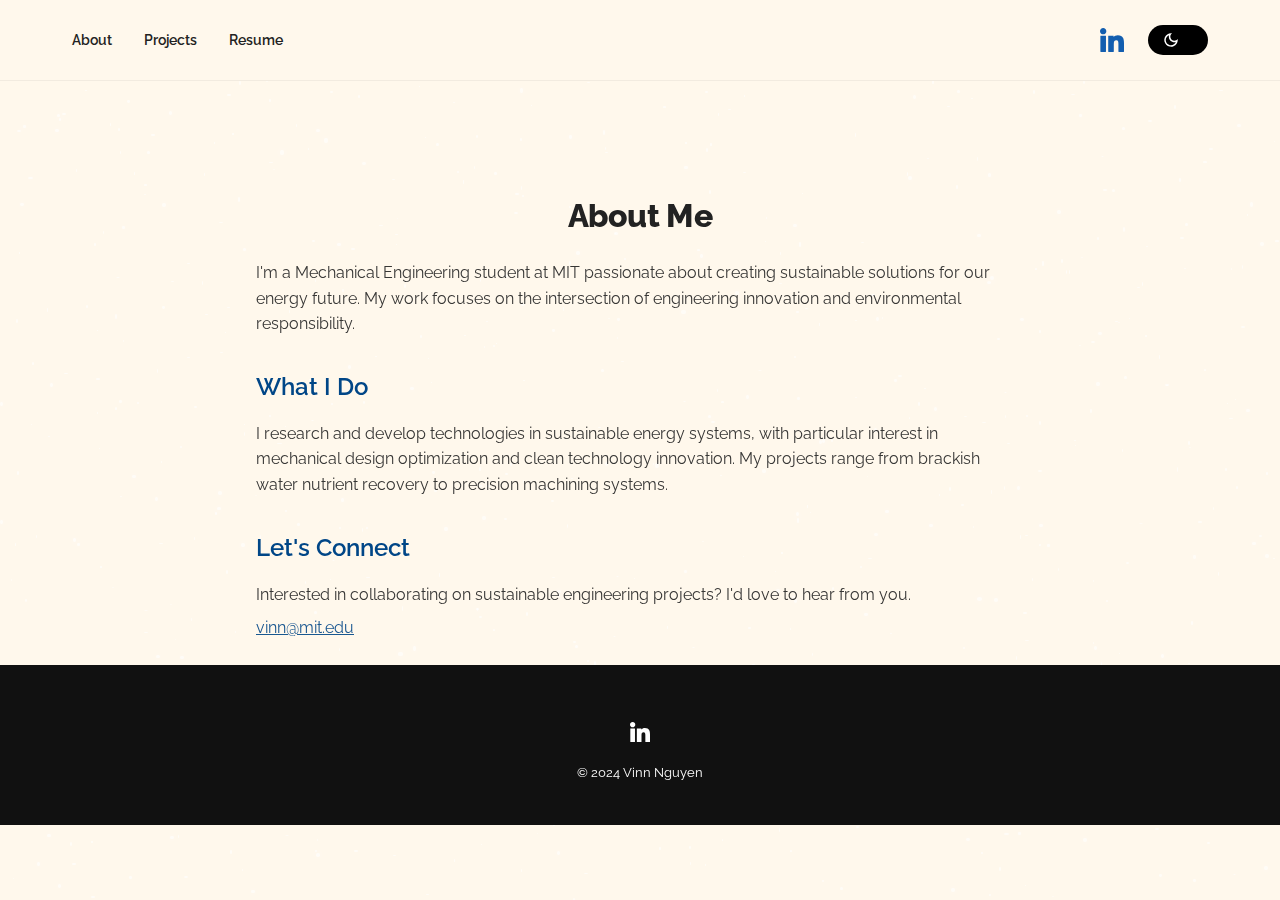
<file: src/about.html>
<!-- /about.html -->
<!DOCTYPE html>
<html lang="en">
  <head>
    <meta charset="UTF-8" />
    <meta http-equiv="X-UA-Compatible" content="IE=edge" />
    <meta name="viewport" content="width=device-width, initial-scale=1.0" />

    <!-- Primary Meta Tags -->
    <title>About - Vinn's Portfolio</title>
    <meta name="title" content="About - Vinn's Portfolio" />
    <meta
      name="description"
      content="Learn more about Vinn Nguyen, a Mechanical Engineering student at MIT interested in sustainable energy systems."
    />

    <!-- Favicons -->
    <link rel="apple-touch-icon" sizes="180x180" href="assets/favicon/apple-touch-icon.png" />
    <link rel="icon" type="image/png" sizes="16x16" href="assets/favicon/favicon-16x16.png" />
    <link rel="icon" type="image/png" sizes="32x32" href="assets/favicon/favicon-32x32.png" />
    <link rel="icon" type="image/png" sizes="192x192" href="assets/favicon/android-chrome-192x192.png" />
    <link rel="icon" type="image/png" sizes="512x512" href="assets/favicon/android-chrome-512x512.png" />
    <link rel="icon" type="image/x-icon" href="assets/favicon/favicon.ico" />
    <link rel="manifest" href="assets/favicon/site.webmanifest" />

    <!-- Styles & Icons -->
    <link
      rel="stylesheet"
      href="https://use.fontawesome.com/releases/v5.15.4/css/all.css"
      integrity="sha384-DyZ88mC6Up2uqS4h/KRgHuoeGwBcD4Ng9SiP4dIRy0EXTlnuz47vAwmeGwVChigm"
      crossorigin="anonymous"
    />
    <link rel="stylesheet" href="css/style.css" />
    <link rel="stylesheet" href="css/utilities.css" />
  </head>

  <body>
    <div class="stars-wrapper"></div>
    <div class="petals-wrapper light-only"></div>

    <header id="hero">
      <!-- Navbar (identical to main) -->
      <nav class="navbar">
        <div class="container">
          <!-- Left Navigation -->
          <ul class="nav-left">
            <li><a class="nav-link" href="about.html">About</a></li>
            <li><a class="nav-link" href="../index.html#projects">Projects</a></li>
            <li><a class="nav-link" href="../index.html#resume">Resume</a></li>
          </ul>



          <!-- Right Section: Social Icons + Theme Toggle -->
          <div class="nav-right">
            <!-- Social Icons -->
            <div class="social-icons">
              <a href="https://linkedin.com/in/vinnnguyen" target="_blank" aria-label="LinkedIn" rel="noopener noreferrer">
                <img src="assets/linkedin-icon.svg" alt="LinkedIn" />
              </a>
            </div>
            
            <!-- Theme Toggle -->
            <div class="theme-switch">
              <input type="checkbox" id="switch" />
              <label class="toggle-icons" for="switch">
                <img class="moon" src="assets/moon.svg" alt="Dark mode" />
                <img class="sun" src="assets/sun.svg" alt="Light mode" />
              </label>
            </div>
          </div>

          <!-- Hamburger menu -->
          <div class="hamburger">
            <span class="bar"></span>
            <span class="bar"></span>
            <span class="bar"></span>
          </div>
        </div>
      </nav>

      <!-- About Section -->
      <section class="header-container">
        <h1>About Me</h1>
        
        <div class="about-content">
          <p>I'm a Mechanical Engineering student at MIT passionate about creating sustainable solutions for our energy future. My work focuses on the intersection of engineering innovation and environmental responsibility.</p>
          
          <h2>What I Do</h2>
          <p>I research and develop technologies in sustainable energy systems, with particular interest in mechanical design optimization and clean technology innovation. My projects range from brackish water nutrient recovery to precision machining systems.</p>
          
          <h2>Let's Connect</h2>
          <p>Interested in collaborating on sustainable engineering projects? I'd love to hear from you.</p>
          <p><a href="mailto:vinn@mit.edu" style="color: var(--primary-color); text-decoration: underline;">vinn@mit.edu</a></p>
        </div>
      </section>
    </header>

    <!-- Footer -->
    <footer id="footer">
      <div class="container">
        <div class="social">
          <a href="https://linkedin.com/in/vinn-nguyen" target="_blank" rel="noopener noreferrer">
            <img src="assets/linkedin-icon.svg" alt="LinkedIn" />
          </a>
        </div>
        <p>&copy; 2024 Vinn Nguyen</p>
      </div>
    </footer>

    <script src="js/script.js"></script>
  </body>
</html>
</file>
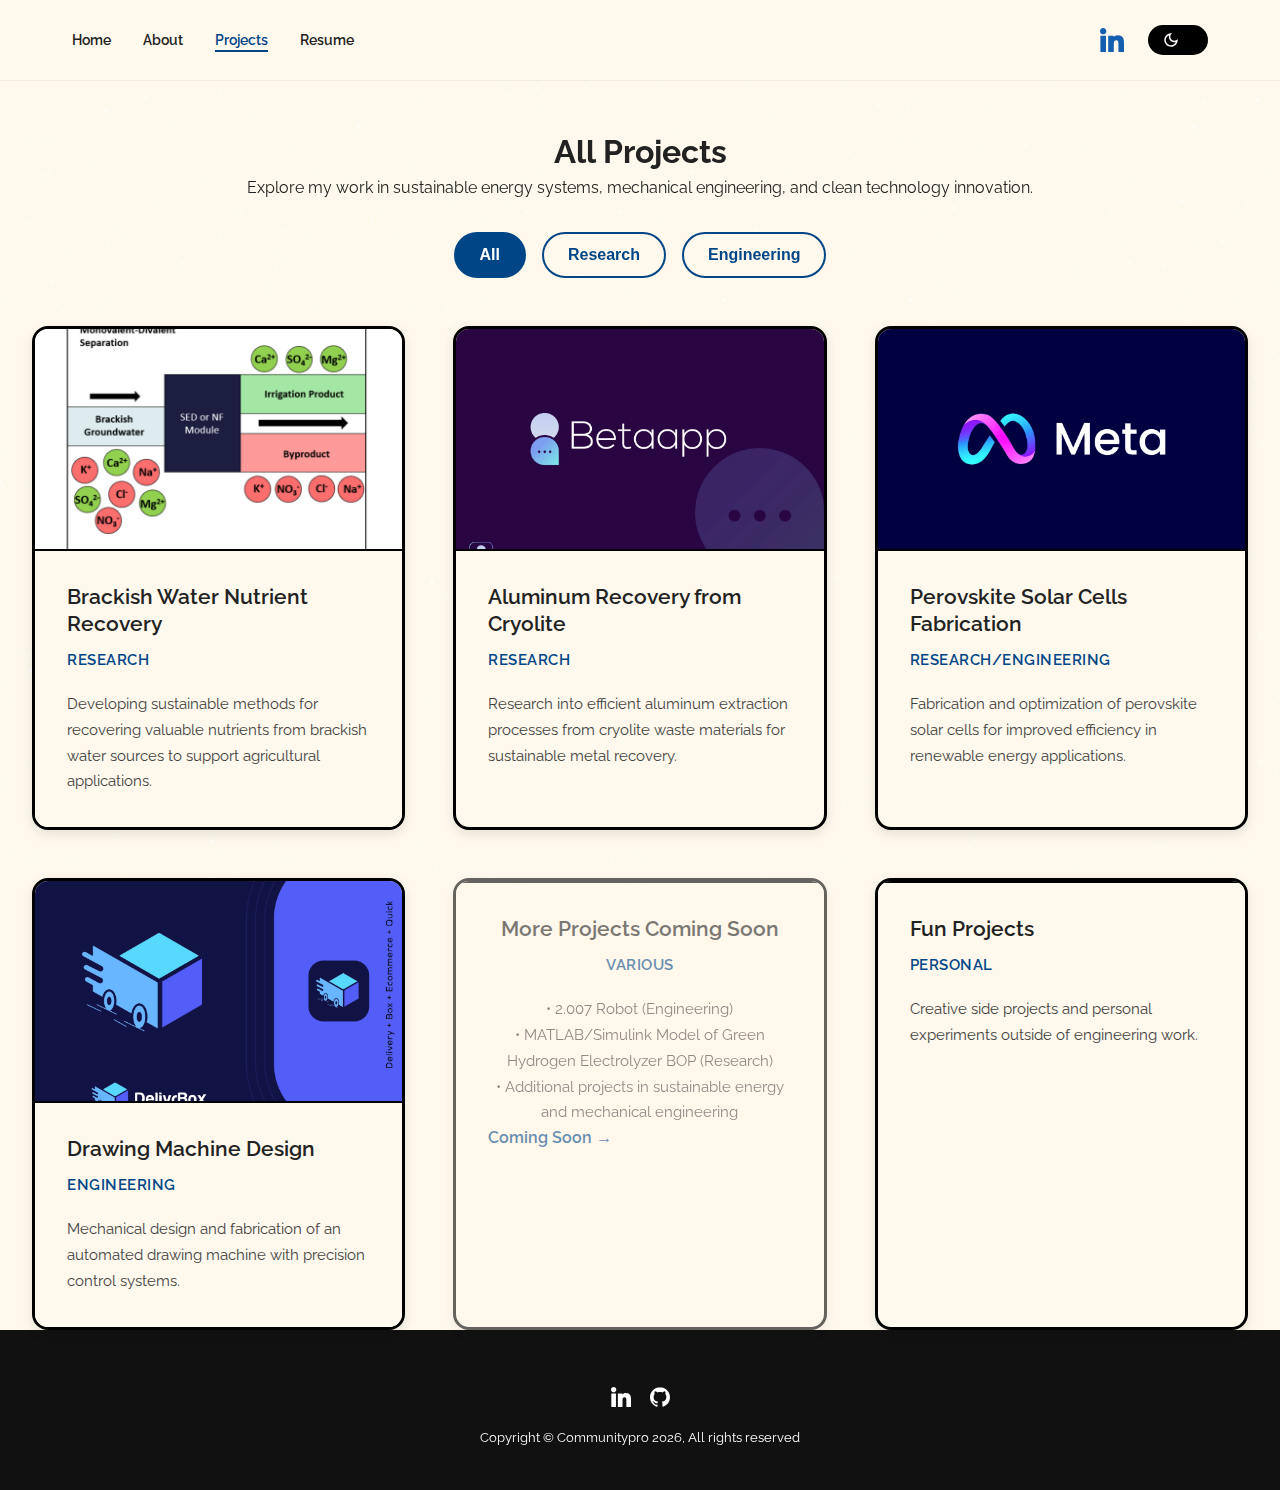
<file: src/projects.html>
<!DOCTYPE html>
<html lang="en">
<head>
  <meta charset="UTF-8">
  <meta name="viewport" content="width=device-width, initial-scale=1.0">
  <title>Projects - Vinn Nguyen</title>
  <link rel="stylesheet" href="css/style.css">
  <link rel="stylesheet" href="css/utilities.css">
  <style>
    .projects-hero {
      padding: calc(80px + 3rem) 1rem 3rem;
      text-align: center;
      max-width: 1200px;
      margin: 0 auto;
    }
    
    .projects-grid {
      display: grid;
      grid-template-columns: repeat(3, 1fr);
      gap: 3rem;
      max-width: 1300px;
      margin: 0 auto;
      padding: 0 2rem;
    }
    
    @media (max-width: 1200px) {
      .projects-grid {
        grid-template-columns: repeat(2, 1fr);
      }
    }
    
    @media (max-width: 800px) {
      .projects-grid {
        grid-template-columns: 1fr;
      }
    }
    
    .project-tile {
      background: var(--bg-primary);
      border-radius: 16px;
      overflow: hidden;
      transition: transform 0.3s ease, box-shadow 0.3s ease;
      border: 3px solid #000;
      box-shadow: 0 4px 12px rgba(0, 0, 0, 0.1);
      text-decoration: none !important;
      display: block;
      cursor: pointer;
    }
    
    .project-tile:hover {
      text-decoration: none !important;
    }
    
    [data-theme="dark"] .project-tile {
      border: 3px solid #fff;
    }
    
    .project-tile:hover {
      transform: translateY(-8px);
      box-shadow: 0 8px 25px rgba(0, 0, 0, 0.15);
    }
    
    .project-image {
      width: 100%;
      height: 220px;
      background-size: cover;
      background-position: center;
    }
    
    .project-content {
      padding: 2rem;
      background: var(--bg-primary);
      min-height: 180px;
      display: flex;
      flex-direction: column;
      justify-content: space-between;
      border-top: 2px solid #000;
    }
    
    [data-theme="dark"] .project-content {
      border-top: 2px solid #fff;
    }
    
    .project-title {
      font-size: 1.3rem;
      font-weight: var(--weight-semibold);
      margin-bottom: 0.75rem;
      color: var(--text-color);
      line-height: 1.3;
    }
    
    .project-type {
      color: var(--primary-color);
      font-weight: var(--weight-semibold);
      font-size: 0.95rem;
      margin-bottom: 1.25rem;
      text-transform: uppercase;
      letter-spacing: 0.5px;
    }
    
    .project-description {
      color: var(--text-color);
      line-height: 1.7;
      margin-bottom: 0;
      opacity: 0.85;
      font-size: 0.95rem;
    }
    
    .project-link {
      display: inline-flex;
      align-items: center;
      gap: 0.5rem;
      color: var(--primary-color);
      font-weight: var(--weight-semibold);
      text-decoration: none;
      transition: opacity 0.3s ease;
    }
    
    .project-link:hover {
      opacity: 0.7;
    }
    
    .coming-soon {
      opacity: 0.6;
      pointer-events: none;
    }
    
    .coming-soon .project-content {
      text-align: center;
    }
    
    .sort-buttons {
      display: flex;
      gap: 1rem;
      justify-content: center;
      margin: 2rem 0 0 0;
      flex-wrap: wrap;
    }
    
    .sort-btn {
      padding: 0.75rem 1.5rem;
      border: 2px solid var(--primary-color);
      background: transparent;
      color: var(--primary-color);
      border-radius: 25px;
      cursor: pointer;
      transition: all 0.3s ease;
      font-weight: 600;
      font-size: 1rem;
    }
    
    .sort-btn:hover,
    .sort-btn.active {
      background: var(--primary-color);
      color: white;
    }
    
    .project-tile.hidden {
      display: none;
    }
  </style>
</head>
<body>
  <div class="stars-wrapper"></div>
  <div class="petals-wrapper light-only"></div>

  <!-- Navbar -->
  <nav class="navbar">
    <div class="container">
      <ul class="nav-left">
        <li><a class="nav-link" href="../index.html">Home</a></li>
        <li><a class="nav-link" href="about.html">About</a></li>
        <li><a class="nav-link active" href="projects.html">Projects</a></li>
        <li><a class="nav-link" href="assets/Vinn_Nguyen_Resume.pdf" target="_blank">Resume</a></li>
      </ul>

      <div class="nav-right">
        <div class="social-icons">
          <a href="https://linkedin.com/in/vinn-nguyen" target="_blank" aria-label="LinkedIn">
            <img src="assets/linkedin-icon.svg" alt="LinkedIn" />
          </a>
        </div>
        <div class="theme-switch">
          <input type="checkbox" id="switch" />
          <label class="toggle-icons" for="switch" aria-label="Toggle theme">
            <img class="moon" src="assets/moon.svg" alt="" />
            <img class="sun" src="assets/sun.svg" alt="" />
          </label>
        </div>
      </div>

      <div class="hamburger">
        <span class="bar"></span>
        <span class="bar"></span>
        <span class="bar"></span>
      </div>
    </div>
  </nav>

  <!-- Projects Hero -->
  <section class="projects-hero">
    <h1>All Projects</h1>
    <p>Explore my work in sustainable energy systems, mechanical engineering, and clean technology innovation.</p>
    <div class="sort-buttons">
      <button class="sort-btn active" data-filter="all">All</button>
      <button class="sort-btn" data-filter="research">Research</button>
      <button class="sort-btn" data-filter="engineering">Engineering</button>
    </div>
  </section>

  <!-- Projects Grid -->
  <section class="projects-grid">
    <!-- Project 1 -->
    <a href="projects/project-one.html" class="project-tile" data-category="research">
      <div class="project-image" style="background-image: url('assets/project/project-one.png');"></div>
      <div class="project-content">
        <h3 class="project-title">Brackish Water Nutrient Recovery</h3>
        <p class="project-type">Research</p>
        <p class="project-description">Developing sustainable methods for recovering valuable nutrients from brackish water sources to support agricultural applications.</p>
      </div>
    </a>

    <!-- Project 2 -->
    <a href="projects/project-two.html" class="project-tile" data-category="research">
      <div class="project-image" style="background-image: url('assets/project/project-two.png');"></div>
      <div class="project-content">
        <h3 class="project-title">Aluminum Recovery from Cryolite</h3>
        <p class="project-type">Research</p>
        <p class="project-description">Research into efficient aluminum extraction processes from cryolite waste materials for sustainable metal recovery.</p>
      </div>
    </a>

    <!-- Project 3 -->
    <a href="projects/project-three.html" class="project-tile" data-category="research engineering">
      <div class="project-image" style="background-image: url('assets/project/project-three.png');"></div>
      <div class="project-content">
        <h3 class="project-title">Perovskite Solar Cells Fabrication</h3>
        <p class="project-type">Research/Engineering</p>
        <p class="project-description">Fabrication and optimization of perovskite solar cells for improved efficiency in renewable energy applications.</p>
      </div>
    </a>

    <!-- Project 4 -->
    <a href="projects/project-four.html" class="project-tile" data-category="engineering">
      <div class="project-image" style="background-image: url('assets/project/project-four.png');"></div>
      <div class="project-content">
        <h3 class="project-title">Drawing Machine Design</h3>
        <p class="project-type">Engineering</p>
        <p class="project-description">Mechanical design and fabrication of an automated drawing machine with precision control systems.</p>
      </div>
    </a>

    <!-- Project 5 -->
    <article class="project-tile coming-soon" data-category="coming-soon">
      <div class="project-content">
        <h3 class="project-title">More Projects Coming Soon</h3>
        <p class="project-type">Various</p>
        <p class="project-description">• 2.007 Robot (Engineering)<br>
        • MATLAB/Simulink Model of Green Hydrogen Electrolyzer BOP (Research)<br>
        • Additional projects in sustainable energy and mechanical engineering</p>
        <span class="project-link">
          Coming Soon →
        </span>
      </div>
    </article>

    <!-- Project 6 -->
    <a href="projects/fun-projects.html" class="project-tile" data-category="personal">
      <div class="project-content">
        <h3 class="project-title">Fun Projects</h3>
        <p class="project-type">Personal</p>
        <p class="project-description">Creative side projects and personal experiments outside of engineering work.</p>
      </div>
    </a>
  </section>

  <!-- Footer -->
  <footer id="footer">
    <div class="container">
      <a href="mailto:vinn@mit.edu"></a>
      <div class="social">
        <a href="#" target="_blank">
          <img src="assets/linkedin-icon.svg" alt="LinkedIn" />
        </a>
        <a href="#" target="_blank">
          <img src="assets/github-icon.svg" alt="GitHub" />
        </a>
      </div>
      <p>Copyright &copy; Communitypro <span id="datee"></span>, All rights reserved</p>
    </div>
  </footer>

  <script src="js/script.js"></script>
  <script>
    document.addEventListener('DOMContentLoaded', function() {
      const sortButtons = document.querySelectorAll('.sort-btn');
      const projectTiles = document.querySelectorAll('.project-tile');
      
      sortButtons.forEach(button => {
        button.addEventListener('click', function() {
          const filter = this.getAttribute('data-filter');
          
          // Update active button
          sortButtons.forEach(btn => btn.classList.remove('active'));
          this.classList.add('active');
          
          // Filter projects
          projectTiles.forEach(tile => {
            const category = tile.getAttribute('data-category');
            
            if (filter === 'all' || (category && category.includes(filter))) {
              tile.classList.remove('hidden');
            } else {
              tile.classList.add('hidden');
            }
          });
        });
      });
    });
  </script>
</body>
</html>
</file>
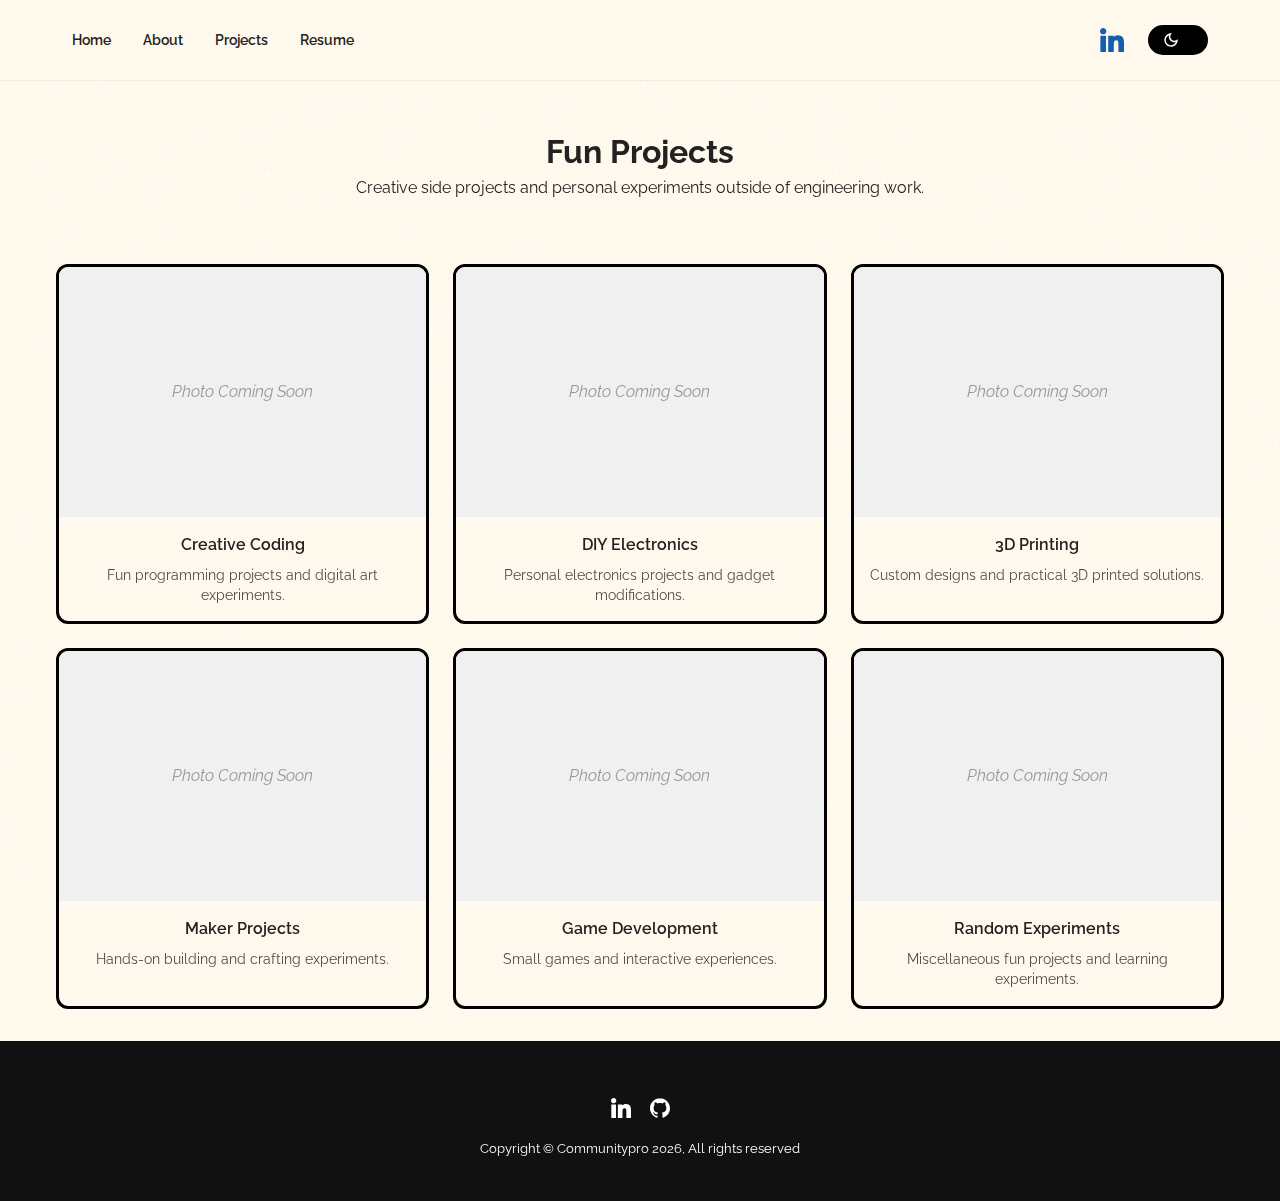
<file: src/projects/fun-projects.html>
<!DOCTYPE html>
<html lang="en">
<head>
  <meta charset="UTF-8">
  <meta name="viewport" content="width=device-width, initial-scale=1.0">
  <title>Fun Projects - Vinn Nguyen</title>
  <link rel="stylesheet" href="../css/style.css">
  <link rel="stylesheet" href="../css/utilities.css">
  <style>
    .gallery-hero {
      padding: calc(80px + 3rem) 1rem 2rem;
      text-align: center;
      max-width: 800px;
      margin: 0 auto;
    }
    
    .photo-grid {
      display: grid;
      grid-template-columns: repeat(auto-fit, minmax(300px, 1fr));
      gap: 1.5rem;
      max-width: 1200px;
      margin: 2rem auto;
      padding: 0 1rem;
    }
    
    .photo-tile {
      background: var(--bg-primary);
      border-radius: 12px;
      overflow: hidden;
      transition: transform 0.3s ease, box-shadow 0.3s ease;
      border: 3px solid #000;
    }
    
    [data-theme="dark"] .photo-tile {
      border: 3px solid #fff;
    }
    
    .photo-tile:hover {
      transform: translateY(-3px);
      box-shadow: var(--shadow);
    }
    
    .photo-image {
      width: 100%;
      height: 250px;
      background-size: cover;
      background-position: center;
      background-color: #f0f0f0;
    }
    
    .photo-caption {
      padding: 1rem;
      text-align: center;
    }
    
    .photo-title {
      font-size: 1rem;
      font-weight: var(--weight-semibold);
      color: var(--text-color);
      margin-bottom: 0.5rem;
    }
    
    .photo-description {
      font-size: 0.9rem;
      color: var(--text-color);
      opacity: 0.8;
      line-height: 1.4;
    }
    
    .placeholder-text {
      display: flex;
      align-items: center;
      justify-content: center;
      height: 100%;
      color: #999;
      font-style: italic;
    }
  </style>
</head>
<body>
  <div class="stars-wrapper"></div>
  <div class="petals-wrapper light-only"></div>

  <!-- Navbar -->
  <nav class="navbar">
    <div class="container">
      <ul class="nav-left">
        <li><a class="nav-link" href="../../index.html">Home</a></li>
        <li><a class="nav-link" href="../about.html">About</a></li>
        <li><a class="nav-link" href="../projects.html">Projects</a></li>
        <li><a class="nav-link" href="../assets/Vinn_Nguyen_Resume.pdf" target="_blank">Resume</a></li>
      </ul>

      <div class="nav-right">
        <div class="social-icons">
          <a href="https://linkedin.com/in/vinn-nguyen" target="_blank" aria-label="LinkedIn">
            <img src="../assets/linkedin-icon.svg" alt="LinkedIn" />
          </a>
        </div>
        <div class="theme-switch">
          <input type="checkbox" id="switch" />
          <label class="toggle-icons" for="switch" aria-label="Toggle theme">
            <img class="moon" src="../assets/moon.svg" alt="" />
            <img class="sun" src="../assets/sun.svg" alt="" />
          </label>
        </div>
      </div>

      <div class="hamburger">
        <span class="bar"></span>
        <span class="bar"></span>
        <span class="bar"></span>
      </div>
    </div>
  </nav>

  <!-- Gallery Hero -->
  <section class="gallery-hero">
    <h1>Fun Projects</h1>
    <p>Creative side projects and personal experiments outside of engineering work.</p>
  </section>

  <!-- Photo Grid -->
  <section class="photo-grid">
    <!-- Photo 1 -->
    <article class="photo-tile">
      <div class="photo-image">
        <div class="placeholder-text">Photo Coming Soon</div>
      </div>
      <div class="photo-caption">
        <h3 class="photo-title">Creative Coding</h3>
        <p class="photo-description">Fun programming projects and digital art experiments.</p>
      </div>
    </article>

    <!-- Photo 2 -->
    <article class="photo-tile">
      <div class="photo-image">
        <div class="placeholder-text">Photo Coming Soon</div>
      </div>
      <div class="photo-caption">
        <h3 class="photo-title">DIY Electronics</h3>
        <p class="photo-description">Personal electronics projects and gadget modifications.</p>
      </div>
    </article>

    <!-- Photo 3 -->
    <article class="photo-tile">
      <div class="photo-image">
        <div class="placeholder-text">Photo Coming Soon</div>
      </div>
      <div class="photo-caption">
        <h3 class="photo-title">3D Printing</h3>
        <p class="photo-description">Custom designs and practical 3D printed solutions.</p>
      </div>
    </article>

    <!-- Photo 4 -->
    <article class="photo-tile">
      <div class="photo-image">
        <div class="placeholder-text">Photo Coming Soon</div>
      </div>
      <div class="photo-caption">
        <h3 class="photo-title">Maker Projects</h3>
        <p class="photo-description">Hands-on building and crafting experiments.</p>
      </div>
    </article>

    <!-- Photo 5 -->
    <article class="photo-tile">
      <div class="photo-image">
        <div class="placeholder-text">Photo Coming Soon</div>
      </div>
      <div class="photo-caption">
        <h3 class="photo-title">Game Development</h3>
        <p class="photo-description">Small games and interactive experiences.</p>
      </div>
    </article>

    <!-- Photo 6 -->
    <article class="photo-tile">
      <div class="photo-image">
        <div class="placeholder-text">Photo Coming Soon</div>
      </div>
      <div class="photo-caption">
        <h3 class="photo-title">Random Experiments</h3>
        <p class="photo-description">Miscellaneous fun projects and learning experiments.</p>
      </div>
    </article>
  </section>

  <!-- Footer -->
  <footer id="footer">
    <div class="container">
      <a href="mailto:vinn@mit.edu"></a>
      <div class="social">
        <a href="#" target="_blank">
          <img src="../assets/linkedin-icon.svg" alt="LinkedIn" />
        </a>
        <a href="#" target="_blank">
          <img src="../assets/github-icon.svg" alt="GitHub" />
        </a>
      </div>
      <p>Copyright &copy; Communitypro <span id="datee"></span>, All rights reserved</p>
    </div>
  </footer>

  <script src="../js/script.js"></script>
</body>
</html>
</file>
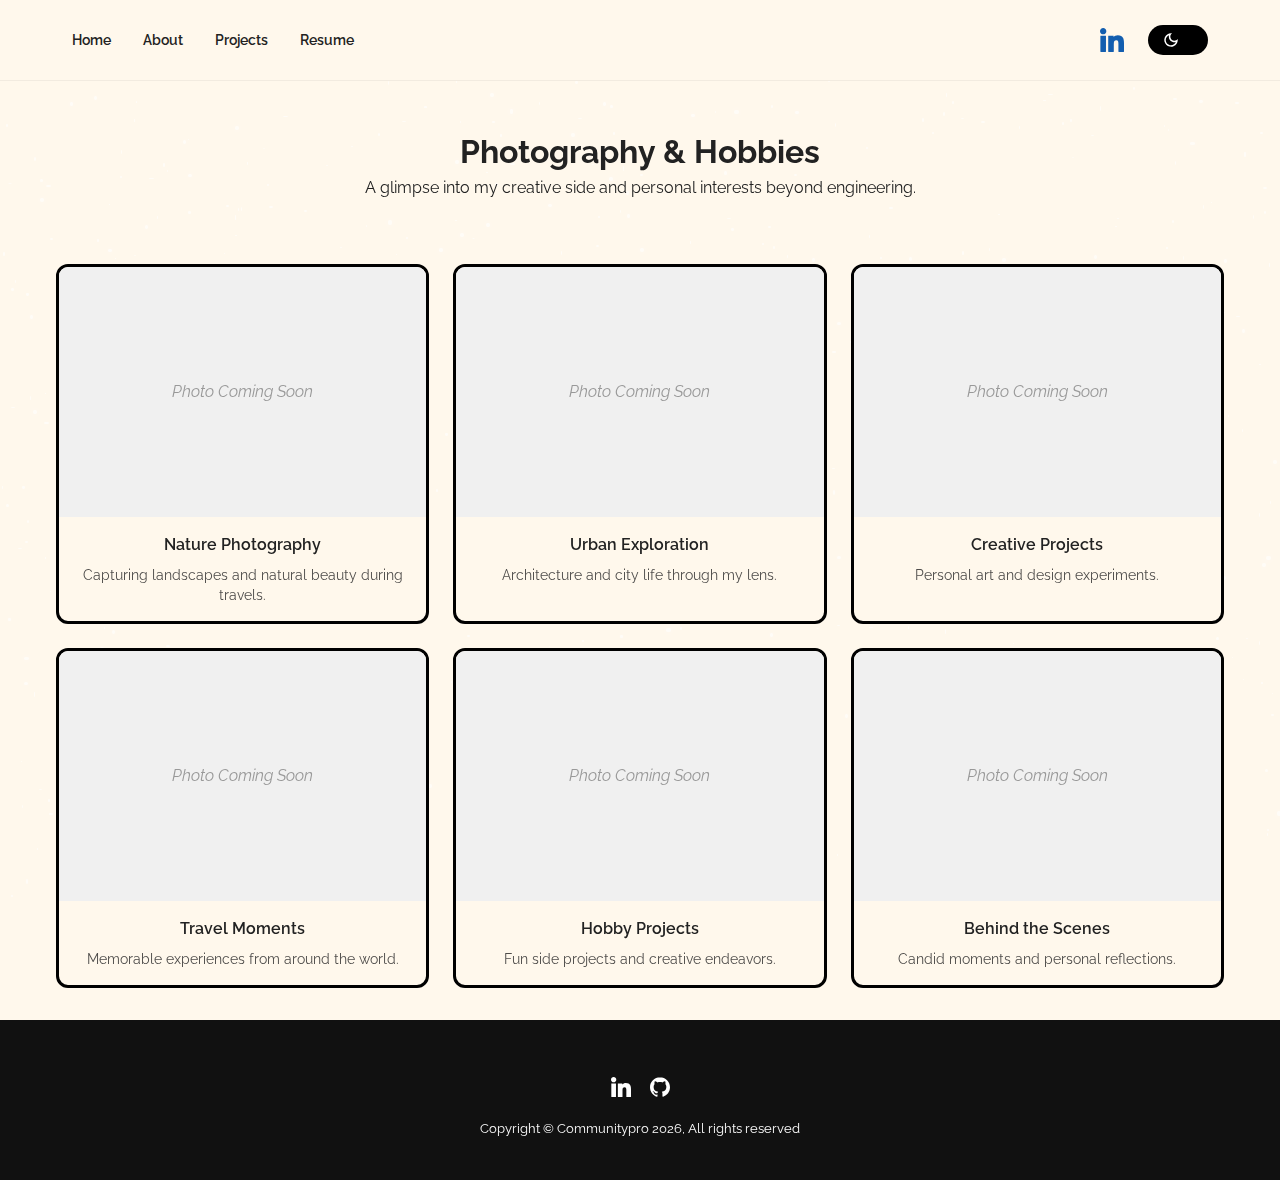
<file: src/projects/photography.html>
<!DOCTYPE html>
<html lang="en">
<head>
  <meta charset="UTF-8">
  <meta name="viewport" content="width=device-width, initial-scale=1.0">
  <title>Photography & Hobbies - Vinn Nguyen</title>
  <link rel="stylesheet" href="../css/style.css">
  <link rel="stylesheet" href="../css/utilities.css">
  <style>
    .gallery-hero {
      padding: calc(80px + 3rem) 1rem 2rem;
      text-align: center;
      max-width: 800px;
      margin: 0 auto;
    }
    
    .photo-grid {
      display: grid;
      grid-template-columns: repeat(auto-fit, minmax(300px, 1fr));
      gap: 1.5rem;
      max-width: 1200px;
      margin: 2rem auto;
      padding: 0 1rem;
    }
    
    .photo-tile {
      background: var(--bg-primary);
      border-radius: 12px;
      overflow: hidden;
      transition: transform 0.3s ease, box-shadow 0.3s ease;
      border: 3px solid #000;
    }
    
    [data-theme="dark"] .photo-tile {
      border: 3px solid #fff;
    }
    
    .photo-tile:hover {
      transform: translateY(-3px);
      box-shadow: var(--shadow);
    }
    
    .photo-image {
      width: 100%;
      height: 250px;
      background-size: cover;
      background-position: center;
      background-color: #f0f0f0;
    }
    
    .photo-caption {
      padding: 1rem;
      text-align: center;
    }
    
    .photo-title {
      font-size: 1rem;
      font-weight: var(--weight-semibold);
      color: var(--text-color);
      margin-bottom: 0.5rem;
    }
    
    .photo-description {
      font-size: 0.9rem;
      color: var(--text-color);
      opacity: 0.8;
      line-height: 1.4;
    }
    
    .placeholder-text {
      display: flex;
      align-items: center;
      justify-content: center;
      height: 100%;
      color: #999;
      font-style: italic;
    }
  </style>
</head>
<body>
  <div class="stars-wrapper"></div>
  <div class="petals-wrapper light-only"></div>

  <!-- Navbar -->
  <nav class="navbar">
    <div class="container">
      <ul class="nav-left">
        <li><a class="nav-link" href="../../index.html">Home</a></li>
        <li><a class="nav-link" href="../about.html">About</a></li>
        <li><a class="nav-link" href="../projects.html">Projects</a></li>
        <li><a class="nav-link" href="../assets/Vinn_Nguyen_Resume.pdf" target="_blank">Resume</a></li>
      </ul>

      <div class="nav-right">
        <div class="social-icons">
          <a href="https://linkedin.com/in/vinn-nguyen" target="_blank" aria-label="LinkedIn">
            <img src="../assets/linkedin-icon.svg" alt="LinkedIn" />
          </a>
        </div>
        <div class="theme-switch">
          <input type="checkbox" id="switch" />
          <label class="toggle-icons" for="switch" aria-label="Toggle theme">
            <img class="moon" src="../assets/moon.svg" alt="" />
            <img class="sun" src="../assets/sun.svg" alt="" />
          </label>
        </div>
      </div>

      <div class="hamburger">
        <span class="bar"></span>
        <span class="bar"></span>
        <span class="bar"></span>
      </div>
    </div>
  </nav>

  <!-- Gallery Hero -->
  <section class="gallery-hero">
    <h1>Photography & Hobbies</h1>
    <p>A glimpse into my creative side and personal interests beyond engineering.</p>
  </section>

  <!-- Photo Grid -->
  <section class="photo-grid">
    <!-- Photo 1 -->
    <article class="photo-tile">
      <div class="photo-image">
        <div class="placeholder-text">Photo Coming Soon</div>
      </div>
      <div class="photo-caption">
        <h3 class="photo-title">Nature Photography</h3>
        <p class="photo-description">Capturing landscapes and natural beauty during travels.</p>
      </div>
    </article>

    <!-- Photo 2 -->
    <article class="photo-tile">
      <div class="photo-image">
        <div class="placeholder-text">Photo Coming Soon</div>
      </div>
      <div class="photo-caption">
        <h3 class="photo-title">Urban Exploration</h3>
        <p class="photo-description">Architecture and city life through my lens.</p>
      </div>
    </article>

    <!-- Photo 3 -->
    <article class="photo-tile">
      <div class="photo-image">
        <div class="placeholder-text">Photo Coming Soon</div>
      </div>
      <div class="photo-caption">
        <h3 class="photo-title">Creative Projects</h3>
        <p class="photo-description">Personal art and design experiments.</p>
      </div>
    </article>

    <!-- Photo 4 -->
    <article class="photo-tile">
      <div class="photo-image">
        <div class="placeholder-text">Photo Coming Soon</div>
      </div>
      <div class="photo-caption">
        <h3 class="photo-title">Travel Moments</h3>
        <p class="photo-description">Memorable experiences from around the world.</p>
      </div>
    </article>

    <!-- Photo 5 -->
    <article class="photo-tile">
      <div class="photo-image">
        <div class="placeholder-text">Photo Coming Soon</div>
      </div>
      <div class="photo-caption">
        <h3 class="photo-title">Hobby Projects</h3>
        <p class="photo-description">Fun side projects and creative endeavors.</p>
      </div>
    </article>

    <!-- Photo 6 -->
    <article class="photo-tile">
      <div class="photo-image">
        <div class="placeholder-text">Photo Coming Soon</div>
      </div>
      <div class="photo-caption">
        <h3 class="photo-title">Behind the Scenes</h3>
        <p class="photo-description">Candid moments and personal reflections.</p>
      </div>
    </article>
  </section>

  <!-- Footer -->
  <footer id="footer">
    <div class="container">
      <a href="mailto:vinn@mit.edu"></a>
      <div class="social">
        <a href="#" target="_blank">
          <img src="../assets/linkedin-icon.svg" alt="LinkedIn" />
        </a>
        <a href="#" target="_blank">
          <img src="../assets/github-icon.svg" alt="GitHub" />
        </a>
      </div>
      <p>Copyright &copy; Communitypro <span id="datee"></span>, All rights reserved</p>
    </div>
  </footer>

  <script src="../js/script.js"></script>
</body>
</html>
</file>
<file: src/css/style.css>
/* /assets/styles.css */
/* Required project styling: Flex, Grid, Cards, Sections */
@import url(https://fonts.googleapis.com/css?family=Raleway:100,200,300,regular,500,600,700,800,900,100italic,200italic,300italic,italic,500italic,600italic,700italic,800italic,900italic);

/* =========================
   CSS Variables
========================= */
:root {
  /* Colors */
  --primary-color: #004687;
  --secondary-color: #004687;
  --bg-primary: #FFF8EC;
  --text-color: #222222;
  --text-color-two: #ffffff;
  --bg-secondary: #000000;
  --card-background: #1d1d1d;
  --bg-secondary-two: #111111;

  --shadow: 0 10px 40px rgba(0, 0, 0, 0.2);

  /* Font Weight */
  --weight-small: 400;
  --weight-semibold: 600;
  --weight-bold: 800;

  /* Max width */
  --width-small: 600px;
  --width-medium: 1100px;
  --width-large: 1300px;
}

[data-theme="dark"] {
  --primary-color: #71BC78;
  --secondary-color: #71BC78;
  --bg-primary: #000000;
  --text-color: #ffffff;
  --text-color-two: #222222;
  --bg-secondary: #ffffff;
  --card-background: #ffffff;
  --bg-secondary-two: #f4f4f4;
  --shadow: 0 2px 10px rgba(95, 95, 95, 0.2);
}

/* =========================
   Base / Reset
========================= */
html { font-size: 100%; scroll-behavior: smooth; }
* { margin: 0; padding: 0; box-sizing: border-box; }
ul { list-style: none; }
a { text-decoration: none; color: var(--text-color); }
body {
  background: var(--bg-primary);
  color: var(--text-color);
  font-family: "Raleway", sans-serif;
  line-height: 1.5;
}

/* =========================
   Navbar
========================= */
.navbar {
  position: fixed; top: 0; left: 0; right: 0; z-index: 20;
  background: var(--bg-primary);
  border-bottom: 1px solid rgba(0, 0, 0, 0.05);
}

.navbar .container {
  display: grid !important;
  grid-template-columns: 1fr 1fr !important;
  align-items: center;
  z-index: 20; height: 80px; width: 100%; max-width: 1200px;
  margin: 0 auto; padding: 0 2rem !important;
}

/* Left Navigation */
.nav-left {
  display: flex !important; align-items: center; gap: 2rem; justify-self: start;
}

.nav-left .nav-link {
  font-size: 0.9rem; font-weight: var(--weight-semibold);
  color: var(--text-color); position: relative; transition: color 0.3s ease;
}
.nav-left .nav-link:hover { color: var(--primary-color); }
.nav-left .nav-link::after {
  content: ''; position: absolute; bottom: -4px; left: 0; width: 0; height: 2px;
  background: var(--primary-color); transition: width 0.3s ease;
}
.nav-left .nav-link:hover::after,
.nav-left .nav-link.active::after { width: 100%; }
.nav-left .nav-link.active { color: var(--primary-color); }

/* Center Logo */
.nav-center { display: flex; justify-content: center; align-items: center; }
.nav-center #logo { margin: 0; }
.nav-center #logo img { display: block; width: 40px; height: 40px; transition: transform 0.3s ease; }
.nav-center #logo img:hover { transform: scale(1.05); }

/* Right Section */
.nav-right { display: flex !important; align-items: center; gap: 1.5rem; justify-self: end; }

/* Social Icons */
.social-icons { display: flex; align-items: center; gap: 1rem; }
.social-icons a {
  display: flex; align-items: center; justify-content: center;
  width: 24px; height: 24px; transition: transform 0.3s ease, opacity 0.3s ease;
}
.social-icons img {
  width: 20px; height: 20px;
  filter: brightness(0) saturate(100%) invert(27%) sepia(51%) saturate(2878%) hue-rotate(346deg) brightness(104%) contrast(97%);
  transition: filter 0.3s ease; display: block;
}
.social-icons a:hover { transform: scale(1.1); }
.social-icons a:hover img {
  filter: brightness(0) saturate(100%) invert(27%) sepia(51%) saturate(2878%) hue-rotate(346deg) brightness(104%) contrast(97%) opacity(0.7);
}
.social-icons a[href*="linkedin"] img {
  filter: brightness(0) saturate(100%) invert(20%) sepia(100%) saturate(2000%) hue-rotate(200deg) brightness(95%) contrast(85%);
  width: 24px; height: 24px;
}
.social-icons a[href*="linkedin"]:hover img {
  filter: brightness(0) saturate(100%) invert(20%) sepia(100%) saturate(2000%) hue-rotate(200deg) brightness(95%) contrast(85%) opacity(0.7);
}

/* Theme Toggle */
.theme-switch { position: relative; }
.theme-switch input[type="checkbox"] { opacity: 0; position: absolute; width: 0; height: 0; }
.toggle-icons {
  display: flex; align-items: center; justify-content: center;
  width: 60px; height: 30px; border-radius: 15px; background: #000000;
  cursor: pointer; transition: all 0.3s ease; position: relative; overflow: hidden;
}
.theme-switch input:checked + .toggle-icons {
  background: #666666;
}
.toggle-icons:hover { background: var(--primary-color); transform: scale(1.05); }
.toggle-icons img { 
  width: 18px; height: 18px; position: absolute; 
  top: 50%; transform: translateY(-50%);
  transition: opacity 0.3s ease, transform 0.3s ease;
  filter: brightness(0) saturate(100%) invert(100%);
}
.toggle-icons .moon { opacity: 1; left: 8px; }
.toggle-icons .sun { 
  opacity: 0; right: 8px;
  filter: brightness(0) saturate(100%) invert(85%) sepia(100%) saturate(2000%) hue-rotate(5deg) brightness(150%) contrast(120%) drop-shadow(0 0 2px #FFD700);
}
.theme-switch input:checked + .toggle-icons .moon { opacity: 0; transform: translateY(-50%) translateX(-5px); }
.theme-switch input:checked + .toggle-icons .sun { opacity: 1; transform: translateY(-50%) translateX(5px); }

/* Hamburger / Toggle */
.nav-toggle {
  display: none; background: none; border: none; cursor: pointer;
  position: relative; width: 30px; height: 25px;
}
.hamburger { margin-bottom: 0.1rem; display: none; cursor: pointer; padding: 0.2rem 0.4rem; justify-self: end; }
.bar {
  display: block; width: 23px; height: 3px; margin: 4px auto; transition: all 0.3s ease-in-out;
  border-radius: 30px; background-color: var(--bg-secondary);
}
.hamburger, .hamburger::before, .hamburger::after {
  content: ''; display: block; width: 100%; height: 3px; border-radius: 3px; position: absolute; transition: all 0.3s ease-in-out;
}
.hamburger { top: 50%; transform: translateY(-50%); }
.hamburger::before { top: -8px; }
.hamburger::after { top: 8px; }
.nav-toggle:hover .hamburger,
.nav-toggle:hover .hamburger::before,
.nav-toggle:hover .hamburger::after { background-color: #0056b3; } /* why: stronger hover affordance */
.nav-toggle.active .hamburger { background-color: transparent; }
.nav-toggle.active .hamburger::before { transform: rotate(45deg); top: 0; }
.nav-toggle.active .hamburger::after { transform: rotate(-45deg); top: 0; }

/* =========================
   Hero
========================= */
#hero { display: flex; flex-direction: column; height: 100%; }

/* Avatar */
.profile-image {
  width: clamp(120px, 22vw, 200px);
  height: auto;
  border-radius: 70%;
  margin-bottom: 1rem;
  transition: transform 0.2s ease;
  transform: translateZ(0); /* why: fix sub-pixel fuzz */
}

/* Header container */
.header-container {
  padding: calc(80px + 2.5rem) 1rem 2.5rem; /* space under fixed nav */
  text-align: center; max-width: var(--width-medium); margin: 0 auto;
}
.header-container h1 { font-weight: var(--weight-bold); letter-spacing: -0.015em; margin: 1rem 0 0.25rem; }
.header-container .intro {
  max-width: 640px; margin: 0.75rem auto 1.25rem;
  font-size: clamp(16px, 1.6vw, 19px); line-height: 1.6; opacity: 0.92;
}
.btn-group { display: inline-flex; gap: 0.75rem; flex-wrap: wrap; }

/* Rainbow name (calmer) */
.rainbow-name {
  display: inline-block; font-weight: var(--weight-bold);
  background: linear-gradient(90deg,#ff4e50,#f9d423,#1fe4f5,#3fbafe,#b993d6);
  background-size: 250% 100%;
  -webkit-background-clip: text; -webkit-text-fill-color: transparent;
  animation: smoothRainbow 14s linear infinite;
}

/* =========================
   Sections / About
========================= */
.division { width: 100%; height: 4px; background-color: var(--card-background); margin: 7rem 0; border-radius: 2px; }
.about-heading { text-align: center; margin-bottom: 1.25rem; }
.about-content {
  max-width: 800px; margin: 2rem auto 0; text-align: left; padding: 0 1rem;
}
.about-content h2 { font-size: 1.5rem; font-weight: var(--weight-semibold); margin: 2rem 0 1rem; color: var(--primary-color); }
.about-content p,
.about-content li { font-size: 1rem; line-height: 1.6; margin-bottom: 0.5rem; opacity: 0.9; }
.about-content ul { margin: 1rem 0; padding-left: 1.5rem; }
.about-me .content-text { max-width: 1060px; margin: 0 auto; padding: 0 1rem; text-align: left; }

/* =========================
   Projects
========================= */
#projects { display: flex; flex-direction: column; margin: 2rem auto 5rem; }
#projects .btn { align-self: center; margin: 2rem 0; }
.project {
  display: grid; grid-template-columns: repeat(3, 1fr);
  grid-auto-rows: minmax(250px, auto); grid-gap: 1.1rem;
}
.card .project-bio p { font-size: 0.83rem; color: #ffffff; }
.card .project-bio h3 { font-size: 0.9rem; color: #ffffff; margin-bottom: 0.25rem; }
.project-info { display: flex; justify-content: space-between; opacity: 0; position: relative; transition: 0.5s ease-in-out; }
.project-bio { 
  position: absolute; bottom: 0; left: 0; right: 0;
  background: rgba(0, 0, 0, 0.85);
  padding: 1rem;
  transform: translateY(100%);
  transition: transform 0.3s ease;
}
.card:hover .project-bio {
  transform: translateY(0);
}
.card {
  position: relative;
}
.card:hover::before {
  content: '';
  position: absolute;
  top: 0;
  left: 0;
  right: 0;
  bottom: 0;
  background: rgba(0, 0, 0, 0.3);
  z-index: 1;
}
.card .project-bio {
  position: relative;
  z-index: 2;
}

/* =========================
   Footer
========================= */
#footer { background: #111111; }
#footer .container {
  display: flex; flex-direction: column; align-items: center; justify-content: center;
  color: #ffffff; min-height: 160px; text-align: center;
}
#footer a { font-size: 0.8rem; color: #fff; }
#footer a:hover { opacity: 0.6; }
#footer .social { margin: 0.9rem 0; }
#footer .social img { width: 20px; height: 20px; }
#footer .social a { margin: 0 0.5rem; }
#footer p { font-size: 0.8rem; }

/* =========================
   Decorative Effects
========================= */
.stars-wrapper {
  position: fixed; top: 0; left: 0; width: 100%; height: 100%;
  z-index: -10; pointer-events: none; overflow: hidden;
}
.star {
  position: absolute; background-color: white; opacity: 0.6;
  box-shadow: 0 0 6px white; animation: twinkle 2s infinite ease-in-out, float 6s infinite ease-in-out alternate;
  border-radius: 50%;
}
.star {
  width: var(--star-size, 2px);
  height: var(--star-size, 2px);
}

/* Petals */
.petals-wrapper { position: absolute; inset: 0; pointer-events: none; overflow: visible; z-index: -10; }
.svg-petal {
  position: absolute; width: var(--petal-size); height: var(--petal-size);
  animation: fall linear forwards; animation-duration: var(--fall-duration); animation-fill-mode: forwards;
  z-index: -10;
}

/* Mode-based visibility helpers */
[data-theme='dark'] .light-only { visibility: hidden; }
[data-theme='light'] .light-only { visibility: visible; }

/* A11y helper: screen-reader-only */
.visually-hidden {
  position: absolute !important; height: 1px; width: 1px;
  overflow: hidden; clip: rect(1px, 1px, 1px, 1px);
  white-space: nowrap; border: 0; padding: 0; margin: -1px;
}

/* =========================
   Keyframes
========================= */
@keyframes ball-bounce {
  0% { transform: translateY(0) scaleX(1) scaleY(1); }
  20% { transform: translateY(-25px) scaleX(1) scaleY(1); }
  40% { transform: translateY(0) scaleX(1.05) scaleY(0.95); }
  60% { transform: translateY(-15px) scaleX(1) scaleY(1); }
  80% { transform: translateY(0) scaleX(1.03) scaleY(0.97); }
  100% { transform: translateY(0) scaleX(1) scaleY(1); }
}
@keyframes smoothRainbow {
  0% { background-position: 0% 50%; }
  100% { background-position: 100% 50%; }
}
@keyframes twinkle { 0%, 100% { opacity: 0.3; } 50% { opacity: 1; } }
@keyframes float { 0% { transform: translate(0, 0); } 100% { transform: translate(100px, -100px); } }
@keyframes fall {
  0% { transform: translateX(var(--x-start)) translateY(calc(-1 * var(--petal-size))) rotate(var(--spin-start)); }
  25% { transform: translateX(var(--x-mid1)) translateY(25vh) rotate(var(--spin-mid1)); }
  50% { transform: translateX(var(--x-mid2)) translateY(50vh) rotate(var(--spin-mid2)); }
  75% { transform: translateX(var(--x-mid3)) translateY(75vh) rotate(var(--spin-mid3)); }
  100% { transform: translateX(var(--x-end)) translateY(100vh) rotate(var(--spin-end)); }
}

/* =========================
   Accessibility / Motion
========================= */
@media (prefers-reduced-motion: reduce) {
  .petals-wrapper, .stars-wrapper { display: none; } /* why: avoid motion sickness */
  .rainbow-name { animation: none; }
}

/* =========================
   Responsiveness
========================= */
@media (max-width: 1000px) {
  .project { grid-template-columns: repeat(2, 1fr); }
}

@media (max-width: 768px) {
  .navbar .container { grid-template-columns: 1fr auto; padding: 0 1rem; }

  .nav-left, .nav-right { display: none; }

  .hamburger { display: block; }
  .hamburger.active { border: 1px dotted gray; }
  .hamburger.active .bar:nth-child(2) { opacity: 0; }
  .hamburger.active .bar:nth-child(1) { transform: translateY(6px) rotate(45deg); }
  .hamburger.active .bar:nth-child(3) { transform: translateY(-8px) rotate(-45deg); }

  /* Mobile Menus */
  .nav-left,
  .nav-right {
    position: fixed; top: 80px; background: var(--bg-primary);
    flex-direction: column; padding: 2rem; box-shadow: var(--shadow);
    transform: translateY(-100%); transition: transform 0.3s ease; z-index: 10;
    gap: 1rem;
  }
  .nav-left { left: 0; right: 0; }
  .nav-right { right: 0; }
  .nav-left.active,
  .nav-right.active { transform: translateY(0); display: flex; }

  .nav-left .nav-link {
    padding: 1rem 0; border-bottom: 1px solid rgba(0, 0, 0, 0.1);
    width: 100%; text-align: center;
  }
  .nav-left .nav-link:last-child { border-bottom: none; }

  .social-icons { flex-direction: column; gap: 1rem; }
}

@media (max-width: 670px) {
  .header-container { padding-top: calc(80px + 1.25rem); }
  .header-container .intro { max-width: 540px; }
}

@media (max-width: 600px) {
  .project { grid-template-columns: 1fr; }
  .header-container .btn { border-radius: 5px; width: 80%; }
}

/* Ensure desktop nav visibility when wide */
@media (min-width: 769px) {
  .nav-left, .nav-right { display: flex !important; }
  .hamburger { display: none !important; }
}
</file>
<file: src/css/utilities.css>
/* ?This is where reusable styling of this template will be. 
   !Will contain things like:
   * Button styling
   * Background color styling
   * padding and margin
*/

.container {
  max-width: var(--width-medium);
  margin: 0 auto;
  padding: 1rem 2rem;
}

h1::selection,
h2::selection {
  color: #111;
  background: var(--primary-color);
}

/* Buttons */
.btn {
  padding: 0.7rem 1.5rem;
  border-radius: 30px;
  font-weight: var(--weight-semibold);
  text-align: center;
  display: inline-block;
  background-color: var(--primary-color);
  color: var(--text-color-two);
  border: none;
  transition: background 0.3s ease;
  cursor: pointer;
}

.btn:hover {
  opacity: 0.85;
}

.btn-primary {
  background-color: var(--primary-color);
  color: var(--text-color-two);
}

.btn-secondary {
  background-color: var(--secondary-color);
  color: var(--text-color-two);
}


/* add hover to resume button */
.btn-primary:hover {
  background: var(--secondary-color);
}

/* Dark mode toggle */
#switch {
  display: none;
}

.toggle-icons {
  display: flex;
  justify-content: space-between;
  align-items: center;
  cursor: pointer;
}

.toggle-icons > img {
  transition: 0.6s cubic-bezier(0.23, 1, 0.32, 1);
  width: 30px;
}

.moon {
  transform: rotate(10deg);
}

#switch:checked + .toggle-icons .moon {
  transform: rotate(250deg);
}

#switch:checked + .toggle-icons .sun {
  transform: rotate(100deg);
}

/* Header Container */
.header-container {
  display: flex;
  flex-direction: column;
  align-items: center;
  justify-content: center;
  margin-top: 10rem;
  padding: 1rem;
}

.header-container > div {
  margin-top: 1rem;
}

.content-text {
  text-align: center;
  margin: 1.9rem 0;
}

.content-text h2 {
  font-size: 3rem;
  line-height: 1.5;
  transition: 0.2s ease-in-out;
}

.content-text p {
  padding: 0.7rem;
  margin: 0 auto;
  max-width: 700px;
}

/* Project cards */
.card {
  padding: 1rem;
  background: var(--card-background);
  color: #ffffff;
  border-radius: 5px;
  transition: 0.4s ease-in-out;
  cursor: pointer;
}

.card a {
  color: #ffffff;
  transition: 0.25s ease-in-out;
  font-size: 1.5rem;
  margin-right: 0.1rem;
}

.card a:hover {
  color: var(--primary-color);
}

.card:hover {
  box-shadow: inset 0 100px 1000px 10px rgba(0, 0, 0, 0.8);
}

.card:hover .project-info {
  opacity: 1;
}

/* Project Images */

/* project 1 */
.card:nth-child(1) {
  background: url(../assets/project/project-one.png) center center/cover;
}

/* Project 2 */
.card:nth-child(2) {
  background: url(../assets/project/project-three.png) center center/cover;
}

/* Project 3 */
.card:nth-child(3) {
  background: url(../assets/project/project-three.png) center center/cover;
}

/* Project 4 */
.card:nth-child(4) {
  background: url(../assets/project/project-four.png) center center/cover;
}

/* Project 5 */
.card:nth-child(5) {
  background: url(../assets/project/project-five.png) center center/cover;
}

/* Project 6 */
.card:nth-child(6) {
  background: url(../assets/project/project-six.png) center center/cover;
}

/* Media Queries */
@media (max-width: 768px) {
  .header-container {
    margin-top: 7rem;
    text-align: center;
  }

  .content-text h2 {
    font-size: 2.5rem;
  }
}
</file>
